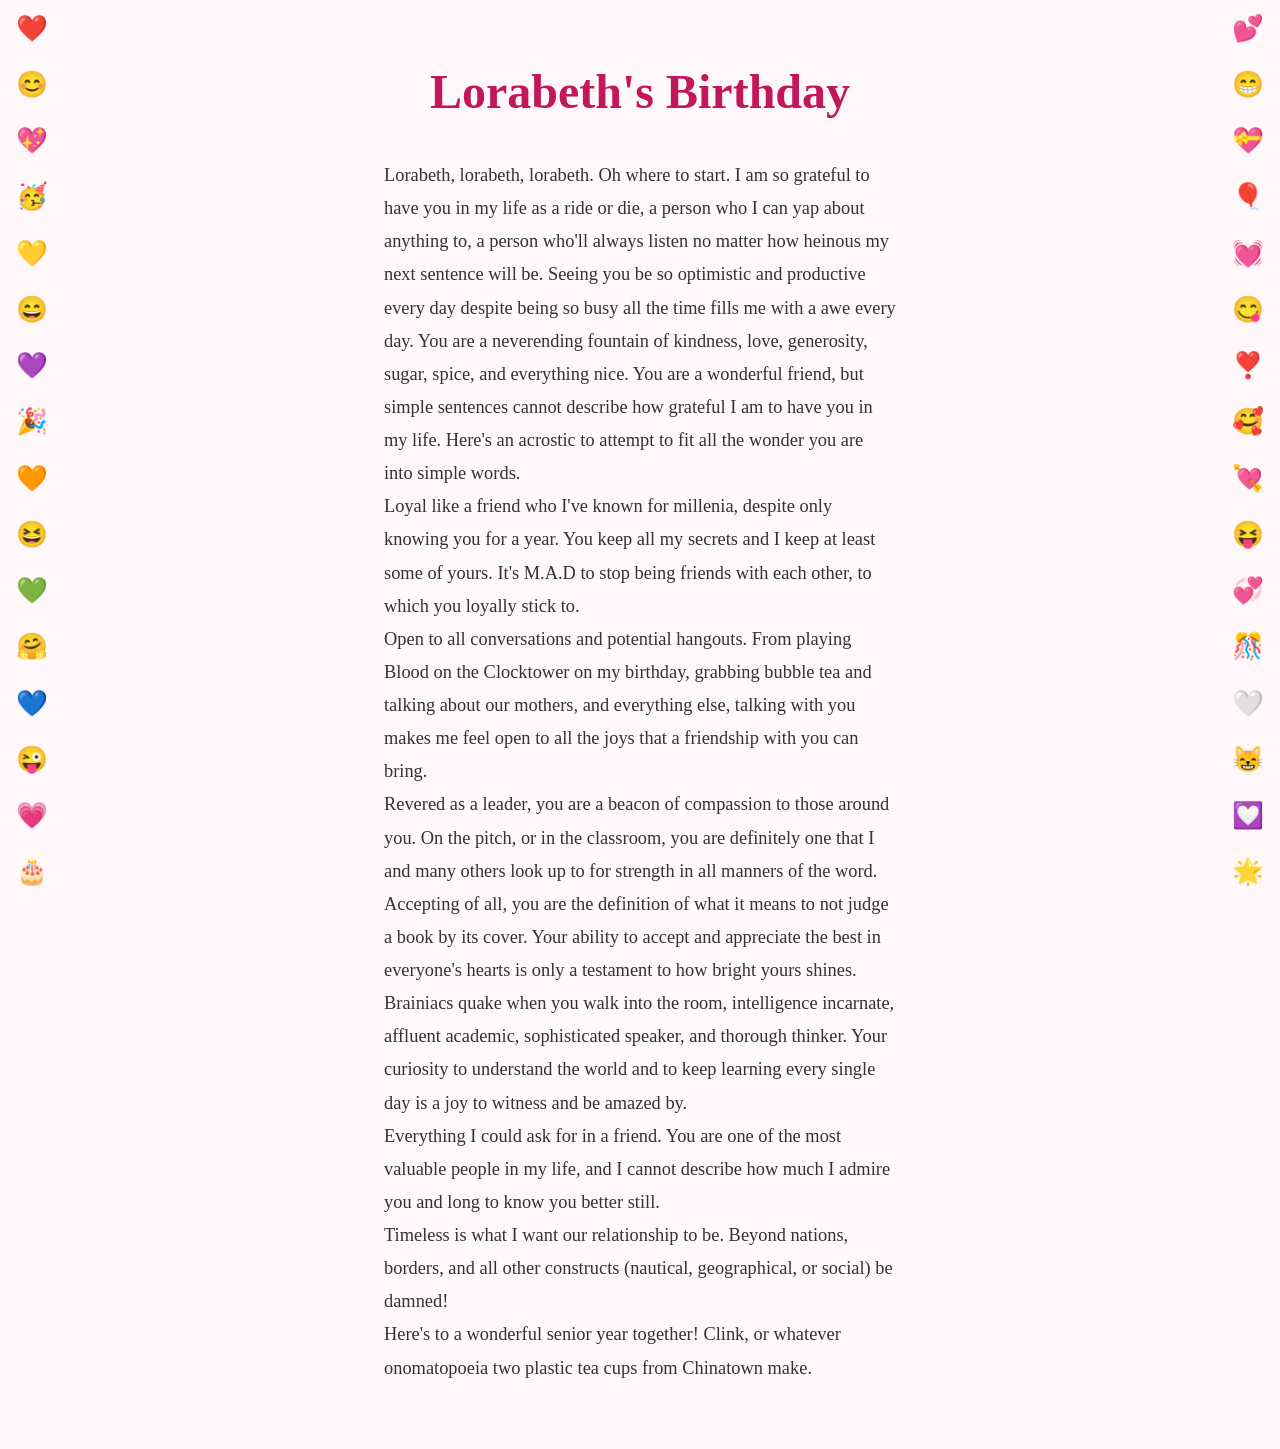
<file: lorabeth.html>
<!DOCTYPE html>
<html lang="en">
<head>
    <meta charset="UTF-8">
    <meta name="viewport" content="width=device-width, initial-scale=1.0">
    <meta name="robots" content="noindex, nofollow">
    <title>Lorabeth</title>
    <style>
        * {
            margin: 0;
            padding: 0;
            box-sizing: border-box;
        }

        body {
            font-family: Georgia, "Times New Roman", serif;
            background: #fff8fa;
            color: #333;
            min-height: 100vh;
        }

        .emoji-rail {
            position: fixed;
            top: 0;
            bottom: 0;
            width: 3rem;
            display: flex;
            flex-direction: column;
            justify-content: space-around;
            align-items: center;
            font-size: 1.6rem;
            user-select: none;
            pointer-events: none;
        }

        .emoji-rail.left { left: 0.5rem; }
        .emoji-rail.right { right: 0.5rem; }

        main {
            max-width: 42rem;
            margin: 0 auto;
            padding: 4rem 5rem;
        }

        h1 {
            text-align: center;
            font-size: 3rem;
            color: #c2185b;
            margin-bottom: 2.5rem;
        }

        p {
            font-size: 1.15rem;
            line-height: 1.8;
        }

        @media (max-width: 640px) {
            .emoji-rail { font-size: 1.1rem; width: 1.8rem; }
            .emoji-rail.left { left: 0; }
            .emoji-rail.right { right: 0; }
            main { padding: 3rem 2.5rem; }
            h1 { font-size: 2.2rem; }
        }
    </style>
</head>
<body>

<div class="emoji-rail left" aria-hidden="true">
    <span>❤️</span>
    <span>😊</span>
    <span>💖</span>
    <span>🥳</span>
    <span>💛</span>
    <span>😄</span>
    <span>💜</span>
    <span>🎉</span>
    <span>🧡</span>
    <span>😆</span>
    <span>💚</span>
    <span>🤗</span>
    <span>💙</span>
    <span>😜</span>
    <span>💗</span>
    <span>🎂</span>
</div>

<div class="emoji-rail right" aria-hidden="true">
    <span>💕</span>
    <span>😁</span>
    <span>💝</span>
    <span>🎈</span>
    <span>💓</span>
    <span>😋</span>
    <span>❣️</span>
    <span>🥰</span>
    <span>💘</span>
    <span>😝</span>
    <span>💞</span>
    <span>🎊</span>
    <span>🤍</span>
    <span>😸</span>
    <span>💟</span>
    <span>🌟</span>
</div>

<main>
    <h1>Lorabeth's Birthday</h1>
    <p>
        Lorabeth, lorabeth, lorabeth. Oh where to start. I am so grateful to have you in my life as a ride or die, a person who I can yap about anything to, a person who'll always listen no matter how heinous my next sentence will be. 
        Seeing you be so optimistic and productive every day despite being so busy all the time fills me with a awe every day. You are a neverending fountain of kindness, love, generosity, sugar, spice, and everything nice. You are a wonderful friend,
        but simple sentences cannot describe how grateful I am to have you in my life. Here's an acrostic to attempt to fit all the wonder you are into simple words.
    </p>
    <p>
        Loyal like a friend who I've known for millenia, despite only knowing you for a year. You keep all my secrets and I keep at least some of yours. It's M.A.D to stop being friends with each other, to which you loyally stick to.
    </p>
    <p>
        Open to all conversations and potential hangouts. From playing Blood on the Clocktower on my birthday, grabbing bubble tea and talking about our mothers, and everything else, 
        talking with you makes me feel open to all the joys that a friendship with you can bring.
    </p>
    <p>
        Revered as a leader, you are a beacon of compassion to those around you. On the pitch, or in the classroom, you are definitely one that I and many others look up to for strength in all manners of the word.  
    </p>
    <p>
        Accepting of all, you are the definition of what it means to not judge a book by its cover. Your ability to accept and appreciate the best in everyone's hearts is only a testament to how bright yours shines.
    </p>
    <p>
        Brainiacs quake when you walk into the room, intelligence incarnate, affluent academic, sophisticated speaker, and thorough thinker. Your curiosity to understand the world and to keep learning every single day is a joy to witness and be amazed by. 
    </p>
    <p>
        Everything I could ask for in a friend. You are one of the most valuable people in my life, and I cannot describe how much I admire you and long to know you better still.
    </p>
    <p>
        Timeless is what I want our relationship to be. Beyond nations, borders, and all other constructs (nautical, geographical, or social) be damned!
    </p>
    <p>
        Here's to a wonderful senior year together! Clink, or whatever onomatopoeia two plastic tea cups from Chinatown make. 
    </p>
</main> 

</body>
</html>
</file>
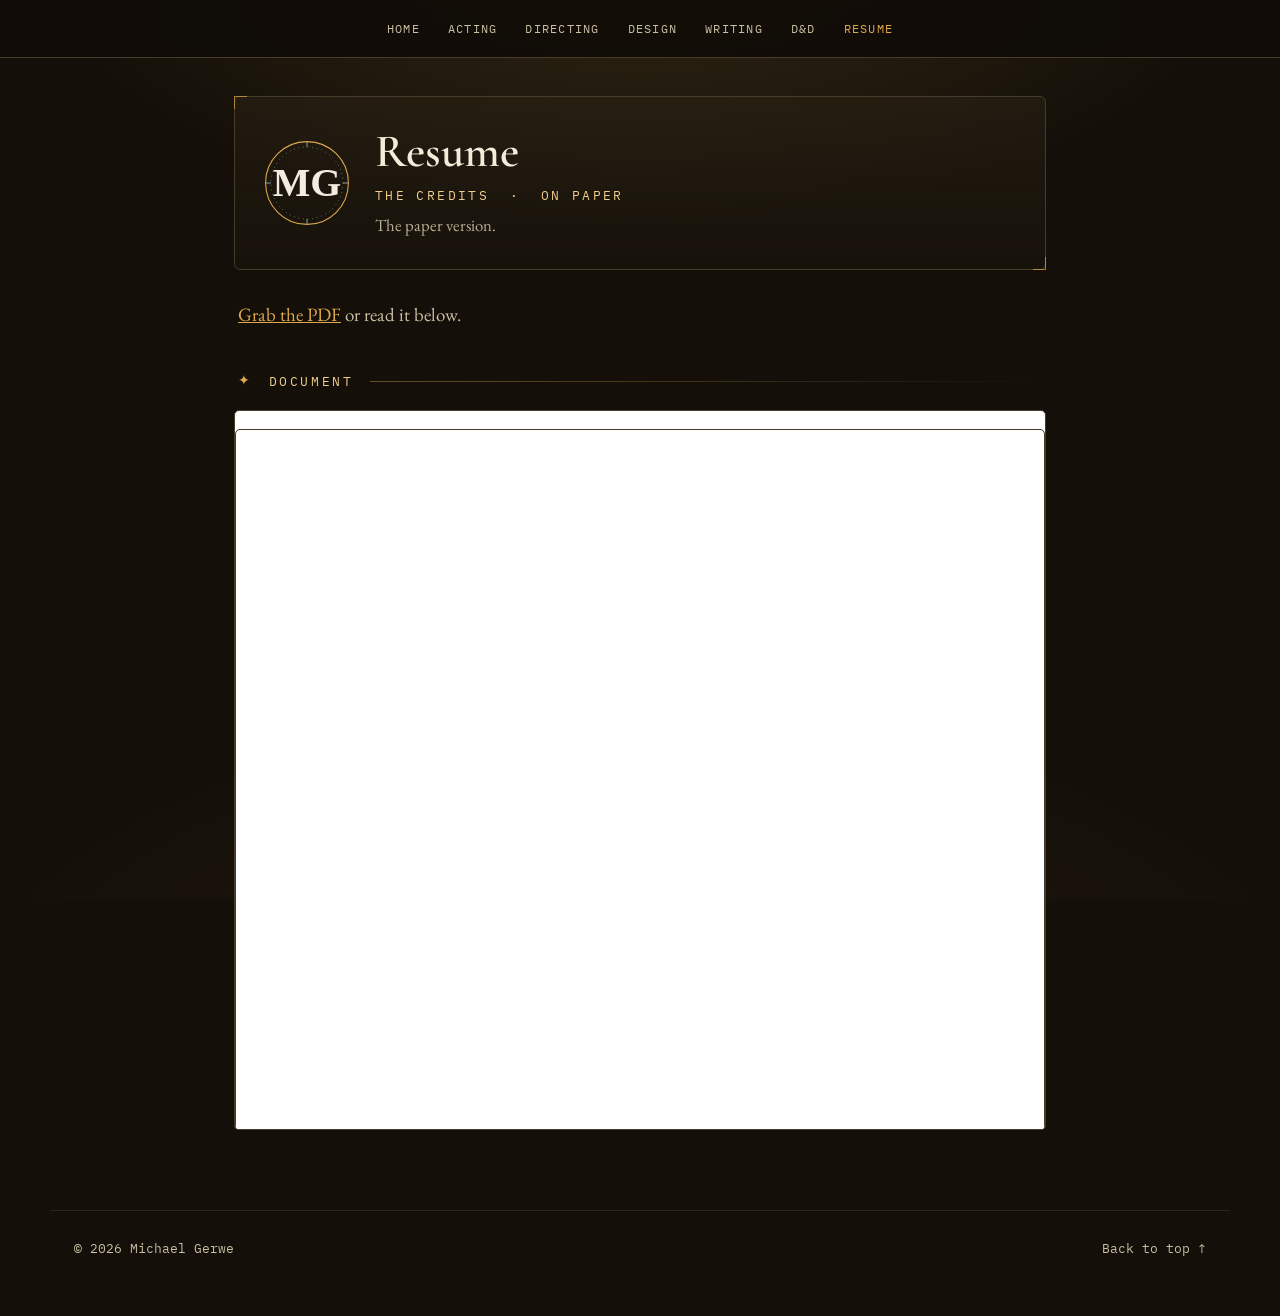
<file: resume.html>
<!DOCTYPE html>
<html lang="en">
<head>
    <meta charset="UTF-8">
    <meta name="viewport" content="width=device-width, initial-scale=1.0">
    <link rel="icon" type="image/svg+xml" href="assets/monogram.svg">
    <title>Resume Michael Gerwe</title>
    <meta name="description" content="The full résumé of Michael Gerwe — performance credits, training, and special skills.">
    <meta property="og:type" content="website">
    <meta property="og:title" content="Résumé — Michael Gerwe">
    <meta property="og:description" content="Performance credits, training, and special skills.">
    <meta property="og:image" content="assets/HEADSHOT.jpg">
    <meta name="twitter:card" content="summary_large_image">
    <link rel="preconnect" href="https://fonts.googleapis.com">
    <link rel="preconnect" href="https://fonts.gstatic.com" crossorigin>
    <link href="https://fonts.googleapis.com/css2?family=Cormorant+Garamond:wght@500;600;700&family=EB+Garamond:ital,wght@0,400;0,500;1,400&family=IBM+Plex+Mono:wght@400;500&display=swap" rel="stylesheet">
    <link rel="stylesheet" href="style.css?v=27">
    <script src="transitions.js?v=24" defer></script>
</head>
<body>
    <div class="container">

        <header class="titleblock">
            <img class="monogram" src="assets/monogram.svg" alt="MG monogram">
            <div class="fields">
                <h1 class="project">Resume</h1>
                <div class="role">The Credits &nbsp;·&nbsp; On Paper</div>
                <div class="sheet">The paper version.</div>
            </div>
        </header>

        <p class="lead">
            <a href="MY RESUME.pdf" download>Grab the PDF</a> or read it below.
        </p>

        <div class="section-label">Document</div>

        <object data="MY RESUME.pdf#toolbar=0&navpanes=0&scrollbar=0" type="application/pdf" class="resume-embed">
            <iframe src="https://docs.google.com/gview?url=https://michaelg27.github.io/michael-gerwe-rocks/MY_RESUME.pdf&embedded=true"
                    class="resume-embed" frameborder="0"></iframe>
        </object>

    </div>

    <footer class="site-footer">
        <span>&copy; 2026 Michael Gerwe</span>
        <a href="#top">Back to top &uarr;</a>
    </footer>

    <div class="toolbar">
        <a href="index.html">Home</a>
        <a href="index.html#work">Acting</a>
        <a href="index.html#work">Directing</a>
        <a href="index.html#work">Design</a>
        <a href="index.html#work">Writing</a>
        <a href="index.html#work">D&amp;D</a>
        <a href="resume.html" class="active">Resume</a>
    </div>
</body>
</html>
</file>
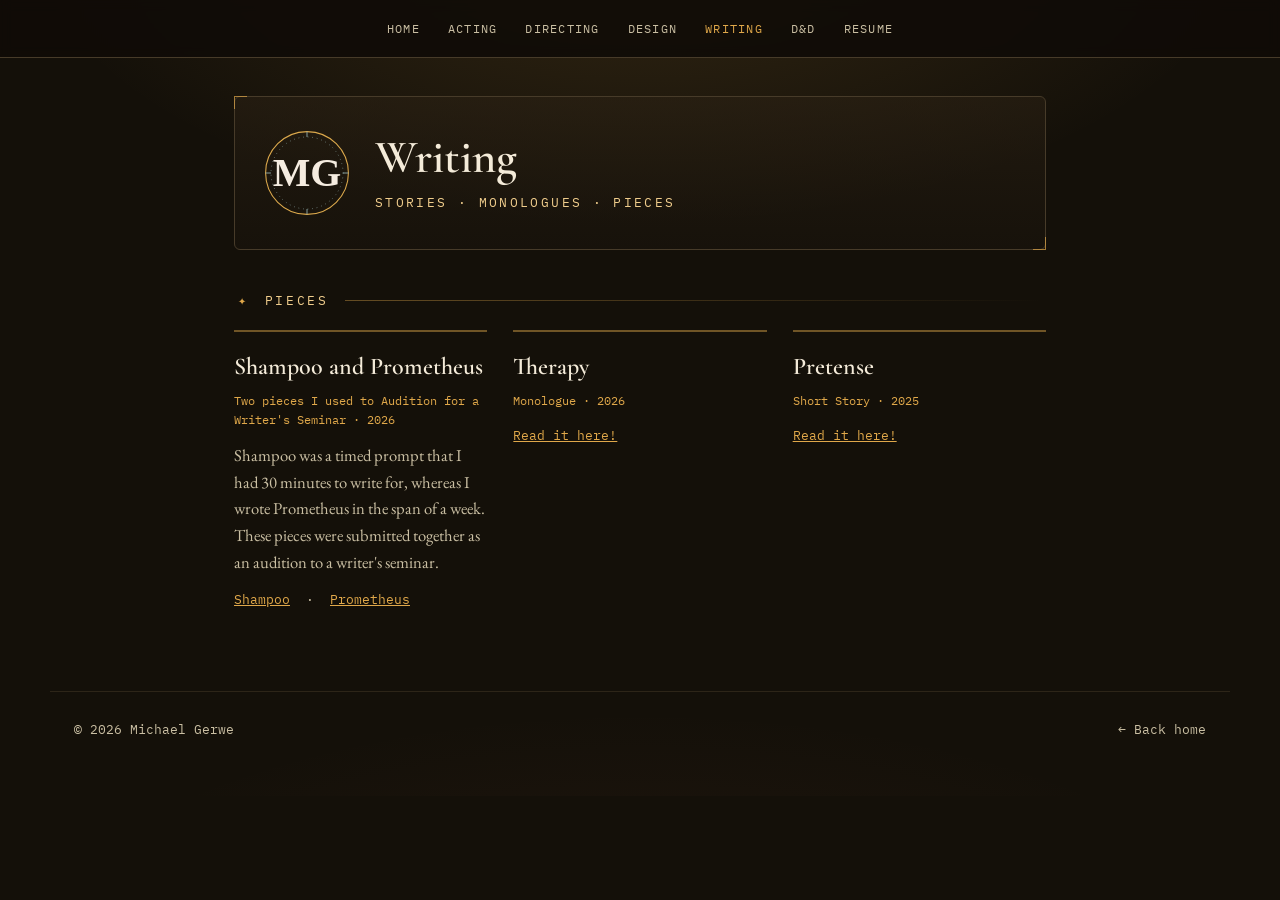
<file: writing.html>
<!DOCTYPE html>
<html lang="en">
<head>
    <meta charset="UTF-8">
    <meta name="viewport" content="width=device-width, initial-scale=1.0">
    <link rel="icon" type="image/svg+xml" href="assets/monogram.svg">
    <title>Writing Michael Gerwe</title>
    <meta name="description" content="Short stories, monologues, and pieces written by Michael Gerwe.">
    <meta property="og:type" content="website">
    <meta property="og:title" content="Writing — Michael Gerwe">
    <meta property="og:description" content="Short stories, monologues, and pieces by Michael Gerwe.">
    <meta property="og:image" content="assets/HEADSHOT.jpg">
    <meta name="twitter:card" content="summary_large_image">
    <link rel="preconnect" href="https://fonts.googleapis.com">
    <link rel="preconnect" href="https://fonts.gstatic.com" crossorigin>
    <link href="https://fonts.googleapis.com/css2?family=Cormorant+Garamond:wght@500;600;700&family=EB+Garamond:ital,wght@0,400;0,500;1,400&family=IBM+Plex+Mono:wght@400;500&display=swap" rel="stylesheet">
    <link rel="stylesheet" href="style.css?v=27">
    <script src="transitions.js?v=24" defer></script>
</head>
<body>
    <div class="container">

        <header class="titleblock">
            <img class="monogram" src="assets/monogram.svg" alt="MG monogram">
            <div class="fields">
                <h1 class="project">Writing</h1>
                <div class="role">Stories · Monologues · Pieces</div>
            </div>
        </header>

        <div class="section-label">Pieces</div>

        <div class="writing-list">

            <article class="writing-item">
                <h3>Shampoo and Prometheus</h3>
                <div class="wi-tag">Two pieces I used to Audition for a Writer's Seminar · 2026</div>
                <p>Shampoo was a timed prompt that I had 30 minutes to write for, whereas I wrote Prometheus in the span of a week.
                    These pieces were submitted together as an audition to a writer's seminar.</p>
                <p class="wi-links">
                    <a href="https://docs.google.com/document/d/1K0Ud_JrJSCFm1hPld2wiZHCA3earjYjoYoUXCaGdF2w/edit?usp=sharing">Shampoo</a>
                    &nbsp;·&nbsp;
                    <a href="https://docs.google.com/document/d/1reOZ1nDQwBr6uli2q7QPoTLBXkCXVHr5laD0KLdkYVA/edit?usp=sharing">Prometheus</a>
                </p>
            </article>

            <article class="writing-item">
                <h3>Therapy</h3>
                <div class="wi-tag">Monologue · 2026</div>
                <p class="wi-links"><a href="https://docs.google.com/document/d/1jR11KAwxjX65muRdqJnfzFxrjvvIKKQzK7ntc4s9Yek/edit?usp=sharing">Read it here!</a></p>
            </article>

            <article class="writing-item">
                <h3>Pretense</h3>
                <div class="wi-tag">Short Story · 2025</div>
                <p class="wi-links"><a href="https://docs.google.com/document/d/1tcpJBDP_DLkzPFdPnT0V7-PHFUrUFL9fRiXPLA_fh1g/edit?usp=sharing">Read it here!</a></p>
            </article>

        </div>

    </div>

    <footer class="site-footer">
        <span>&copy; 2026 Michael Gerwe</span>
        <a href="index.html">&larr; Back home</a>
    </footer>

    <div class="toolbar">
        <a href="index.html">Home</a>
        <a href="index.html#work">Acting</a>
        <a href="index.html#work">Directing</a>
        <a href="index.html#work">Design</a>
        <a href="writing.html" class="active">Writing</a>
        <a href="index.html#work">D&amp;D</a>
        <a href="resume.html">Resume</a>
    </div>
</body>
</html>
</file>
<file: style.css>
/* ============================================================
   Michael Gerwe — "Theatre House" cinematic theme
   Marquee hero + filterable lobby wall.
   Edit the palette below to recolor the whole site.
   ============================================================ */

:root {
    --ink:        #141009;   /* warm near-black — house lights down */
    --ink2:       #1b150d;   /* deep recessed surface */
    --panel:      #211a10;   /* card surface */
    --panel2:     #2b2114;   /* card hover */
    --line:       #473b29;   /* warm border */
    --line-soft:  #5d4f38;   /* brighter warm line */
    --paper:      #f4ebd9;   /* warm cream (primary text) */
    --paper-dim:  #cabfa3;   /* dimmed cream */
    --gold:       #e0a84a;   /* marquee gold accent */
    --gold-soft:  #f0cd8c;   /* lighter gold */
    --oxblood:    #c0654f;   /* secondary warm accent */
    --spot:       rgba(224,168,74,0.16); /* spotlight wash */

    --display: "Cormorant Garamond", Georgia, "Times New Roman", serif; /* names, titles, headings */
    --body:    "EB Garamond", Georgia, serif;                           /* body copy */
    --mono:    "IBM Plex Mono", ui-monospace, "Courier New", monospace;  /* labels, tags, chips */
}

* { box-sizing: border-box; }

html {
    background-color: var(--ink);
    scroll-behavior: smooth;
    interpolate-size: allow-keywords;
}

/* ── Page cross-fade ── */
@media (prefers-reduced-motion: no-preference) {
    body { animation: page-in 0.45s ease both; }
    body.is-leaving { animation: page-out 0.28s ease both; }
}
@keyframes page-in  { from { opacity: 0; } to { opacity: 1; } }
@keyframes page-out { from { opacity: 1; } to { opacity: 0; } }

body {
    margin: 0;
    padding: 0;
    font-family: var(--body);
    font-size: 1.18rem;
    line-height: 1.6;
    color: var(--paper);
    background-color: var(--ink);
    /* warm spotlight from above, faint ember glow below — no busy grid */
    background-image:
        radial-gradient(80% 55% at 50% -8%, var(--spot), transparent 60%),
        radial-gradient(90% 60% at 50% 115%, rgba(192,101,79,0.10), transparent 60%);
    background-attachment: fixed;
}

/* The old blueprint side-doodles are retired in this theme. */
.side-flourishes { display: none !important; }

/* ── Page wrapper ── */
.container {
    max-width: 860px;
    margin: 0 auto;
    padding: 96px 24px 80px;
}
.container.home { max-width: 1180px; padding-top: 0; }

/* ============================================================
   MARQUEE HERO (homepage)
   ============================================================ */
.marquee {
    position: relative;
    min-height: 100vh;
    display: flex;
    flex-direction: column;
    align-items: center;
    justify-content: center;
    text-align: center;
    padding: 104px 24px 36px;
    overflow: hidden;
}
/* the spotlight beam, widening as it falls */
.marquee::before {
    content: "";
    position: absolute;
    top: -6%;
    left: 50%;
    width: 70vw;
    height: 86%;
    transform: translateX(-50%);
    background: linear-gradient(to bottom, rgba(224,168,74,0.20), rgba(224,168,74,0.04) 55%, transparent 78%);
    clip-path: polygon(46% 0, 54% 0, 82% 100%, 18% 100%);
    pointer-events: none;
    z-index: 0;
}
.marquee > * { position: relative; z-index: 1; }

.marquee-head { width: 100%; max-width: 1180px; margin: 0 auto; }
.marquee-title {
    display: flex;
    align-items: center;
    justify-content: center;
    gap: 24px;
    flex-wrap: wrap;
}
.marquee-headshot {
    flex: none;
    width: 104px;
    height: 104px;
    border-radius: 50%;
    object-fit: cover;
    object-position: center 22%;
    border: 2px solid var(--gold);
    box-shadow: 0 0 0 6px rgba(224,168,74,0.06), 0 10px 30px rgba(0,0,0,0.5);
}

.marquee-inner {
    width: 100%;
    max-width: 1180px;
    margin: 34px auto 0;
    display: grid;
    grid-template-columns: minmax(0, 1.25fr) minmax(0, 0.92fr);
    gap: 36px;
    align-items: center;
    text-align: left;
}
.marquee-clip {
    width: 100%;
    height: auto;
    display: block;
    aspect-ratio: 2 / 1;
    background: #000;
    border: 2px solid var(--gold);
    border-radius: 8px;
    box-shadow: 0 0 0 8px rgba(224,168,74,0.05), 0 18px 50px rgba(0,0,0,0.6);
    object-fit: cover;
}
.marquee-media { width: 100%; }
.clip-caption {
    font-family: var(--body);
    font-size: 1rem;
    color: var(--paper-dim);
    text-align: center;
    margin: 14px 0 0;
}
.marquee h1 {
    font-family: var(--display);
    font-weight: 600;
    font-size: clamp(3.2rem, 9vw, 6.2rem);
    line-height: 0.98;
    letter-spacing: 0.01em;
    margin: 0;
    color: var(--paper);
    text-shadow: 0 2px 30px rgba(0,0,0,0.4);
}
.marquee .role {
    font-family: var(--mono);
    font-size: 0.86rem;
    text-transform: uppercase;
    letter-spacing: 0.34em;
    color: var(--gold-soft);
    margin-top: 18px;
    padding-left: 0.34em;
}
.marquee .contact {
    margin-top: 22px;
    font-family: var(--mono);
    font-size: 0.85rem;
    display: flex;
    flex-wrap: wrap;
    gap: 8px 18px;
    justify-content: center;
}

/* ── Scroll cue ── */
.scroll-cue {
    display: inline-flex;
    justify-content: center;
    margin: 40px auto 0;
    color: var(--gold);
    opacity: 0.75;
    transition: opacity 0.2s, transform 0.2s;
}
.scroll-cue:hover { opacity: 1; }
.scroll-cue svg { width: 28px; height: 28px; }
@media (prefers-reduced-motion: no-preference) {
    .scroll-cue svg { animation: cue-bounce 1.8s ease-in-out infinite; }
}
@keyframes cue-bounce {
    0%, 100% { transform: translateY(0); }
    50%      { transform: translateY(6px); }
}

/* ── Drafting "title block" header (interior pages) ── */
.titleblock {
    display: grid;
    grid-template-columns: auto 1fr auto;
    gap: 22px;
    align-items: center;
    border: 1px solid var(--line);
    border-radius: 6px;
    background: linear-gradient(180deg, rgba(43,33,20,0.55), rgba(27,21,13,0.4));
    padding: 30px 26px;
    position: relative;
}
.titleblock::before,
.titleblock::after {
    content: "";
    position: absolute;
    width: 12px; height: 12px;
    border: 1.5px solid var(--gold);
    opacity: 0.7;
}
.titleblock::before { top: -1px; left: -1px; border-right: none; border-bottom: none; }
.titleblock::after  { bottom: -1px; right: -1px; border-left: none; border-top: none; }

.titleblock img.monogram {
    width: 92px; height: 92px; display: block;
    transition: transform 0.4s cubic-bezier(0.34, 1.56, 0.64, 1);
}
.titleblock img.monogram:hover { transform: scale(1.06); }
.titleblock img.headshot {
    width: 132px; height: 132px; margin: 0 8px;
    object-fit: cover; object-position: center 25%;
    border-radius: 50%;
    border: 2px solid var(--gold);
    box-shadow: 0 4px 18px rgba(0,0,0,0.45);
    justify-self: center; align-self: center;
}
.titleblock .fields { min-width: 0; }
.titleblock .project {
    font-family: var(--display);
    font-weight: 600;
    font-size: 2.9rem;
    line-height: 1.04;
    margin: 0;
    color: var(--paper);
}
.titleblock .role {
    font-family: var(--mono);
    font-size: 0.82rem;
    text-transform: uppercase;
    letter-spacing: 0.18em;
    color: var(--gold-soft);
    margin-top: 10px;
}
.titleblock .sheet {
    font-family: var(--body);
    font-size: 1.05rem;
    color: var(--paper-dim);
    margin-top: 6px;
    opacity: 0.9;
}
.titleblock .contact {
    margin-top: 12px;
    font-family: var(--mono);
    font-size: 0.86rem;
}

.contact-link {
    display: inline-flex;
    align-items: center;
    gap: 6px;
    color: var(--paper-dim);
    text-decoration: none;
    transition: color 0.15s ease;
}
.contact-link:hover { color: var(--gold); }
.contact-icon { width: 16px; height: 16px; flex-shrink: 0; }

/* ── Intro / body copy ── */
.lead {
    font-size: 1.18rem;
    color: var(--paper-dim);
    margin: 30px 4px;
}
.lead .gold { color: var(--gold); font-weight: 600; }

/* ── Flourish divider ── */
.flourish {
    display: block;
    width: 100%;
    max-width: 380px;
    height: auto;
    margin: 34px auto;
    opacity: 0.8;
    transition: opacity 0.4s ease;
}
.flourish:hover { opacity: 1; }

/* ── Section label ── */
.section-label {
    font-family: var(--mono);
    font-size: 0.82rem;
    text-transform: uppercase;
    letter-spacing: 0.2em;
    color: var(--gold-soft);
    margin: 40px 4px 18px;
    display: flex;
    align-items: center;
    gap: 16px;
}
.section-label::before { content: "✦"; color: var(--gold); font-size: 0.85rem; }
.section-label::after {
    content: "";
    flex: 1; height: 1px;
    background: linear-gradient(90deg, rgba(224,168,74,0.4), transparent);
}
.section-label.center { justify-content: center; }
.section-label.center::after { display: none; }

/* ── Shared panel look ── */
.panel {
    position: relative;
    background: linear-gradient(180deg, rgba(43,33,20,0.5), rgba(27,21,13,0.3));
    border: 1px solid var(--line);
    border-radius: 6px;
}
.panel::before,
.panel::after {
    content: "";
    position: absolute;
    width: 9px; height: 9px;
    border-color: var(--gold);
    border-style: solid;
    opacity: 0.35;
}
.panel::before { top: 7px;  left: 7px;  border-width: 1px 0 0 1px; }
.panel::after  { bottom: 7px; right: 7px; border-width: 0 1px 1px 0; }

/* ── Cards fade gently into view as you scroll ── */
.entries details.panel.pop-in,
.lobby .lobby-card.pop-in {
    opacity: 0;
    transition: opacity 0.5s ease, transform 0.3s cubic-bezier(0.34, 1.56, 0.64, 1), border-color 0.2s, box-shadow 0.25s;
}
.entries details.panel.pop-in-visible,
.lobby .lobby-card.pop-in-visible { opacity: 1; }
@media (prefers-reduced-motion: reduce) {
    .panel.pop-in, .lobby-card.pop-in { opacity: 1 !important; transition: none; }
}
.entries details.panel[open].pop-in,
.lobby .lobby-card[open].pop-in { opacity: 1; }

/* ============================================================
   FILTER BAR
   ============================================================ */
.filters {
    display: flex;
    flex-wrap: wrap;
    gap: 10px;
    margin: 6px 4px 26px;
}
.chip {
    font-family: var(--mono);
    font-size: 0.74rem;
    text-transform: uppercase;
    letter-spacing: 0.12em;
    color: var(--paper-dim);
    background: transparent;
    border: 1px solid var(--line-soft);
    border-radius: 999px;
    padding: 8px 16px;
    cursor: pointer;
    transition: color 0.15s, background 0.15s, border-color 0.15s;
}
.chip:hover { color: var(--paper); border-color: var(--gold); }
.chip[aria-pressed="true"] {
    color: var(--ink);
    background: var(--gold);
    border-color: var(--gold);
}
.chip .count { opacity: 0.6; margin-left: 6px; }

/* ============================================================
   LOBBY WALL (filterable card grid)
   ============================================================ */
.lobby {
    display: grid;
    grid-template-columns: repeat(auto-fill, minmax(250px, 1fr));
    gap: 20px;
    align-items: start;
}
.lobby-card {
    --tilt: 0deg;
    position: relative;
    overflow: visible;
    transform: rotate(var(--tilt));
    transition: transform 0.3s cubic-bezier(0.34, 1.56, 0.64, 1), border-color 0.2s, box-shadow 0.25s;
}
/* corkboard tilt — straightens on hover/open */
.lobby-card:nth-child(4n+1) { --tilt: -1.1deg; }
.lobby-card:nth-child(4n+2) { --tilt:  1.2deg; }
.lobby-card:nth-child(4n+3) { --tilt: -0.7deg; }
.lobby-card:nth-child(4n+4) { --tilt:  0.9deg; }
.lobby-card:hover {
    transform: rotate(0deg) translateY(-4px);
    border-color: rgba(224,168,74,0.55);
    box-shadow: 0 14px 30px rgba(0,0,0,0.4);
    z-index: 2;
}
/* gold "pin" instead of the panel crosshairs */
.lobby-card::after { display: none; }
.lobby-card::before {
    content: "";
    top: -6px; left: 50%;
    transform: translateX(-50%);
    width: 11px; height: 11px;
    border: none; border-radius: 50%;
    background: var(--gold);
    box-shadow: 0 0 10px rgba(224,168,74,0.7);
    opacity: 1;
    z-index: 3;
}

.lobby-card > summary {
    list-style: none;
    cursor: pointer;
    display: block;
    padding: 0;
    border-radius: 6px;
    overflow: hidden;
}
.lobby-card > summary::-webkit-details-marker { display: none; }

.lc-thumb {
    position: relative;
    aspect-ratio: 4 / 3;
    background: var(--ink2);
    display: flex;
    align-items: center;
    justify-content: center;
    overflow: hidden;
    border-bottom: 1px solid var(--line);
}
.lc-thumb img {
    width: 100%; height: 100%;
    object-fit: cover;
    display: block;
    transition: transform 0.4s ease;
}
.lobby-card:hover .lc-thumb img { transform: scale(1.05); }
.lc-thumb .glyph {
    width: 46%; height: 46%;
    color: var(--gold);
    opacity: 0.7;
}
.lc-thumb.glyph-only { background: radial-gradient(120% 120% at 50% 0%, rgba(224,168,74,0.10), transparent 70%), var(--ink2); }

.lc-meta { padding: 14px 16px 16px; }
.lc-cat {
    font-family: var(--mono);
    font-size: 0.64rem;
    text-transform: uppercase;
    letter-spacing: 0.18em;
    color: var(--gold);
    display: block;
    margin-bottom: 6px;
}
.lc-title {
    font-family: var(--display);
    font-weight: 600;
    font-size: 1.42rem;
    line-height: 1.12;
    color: var(--paper);
    display: block;
}
.lc-meta .tag {
    font-family: var(--mono);
    font-size: 0.74rem;
    color: var(--paper-dim);
    display: block;
    margin-top: 6px;
}
.lc-open {
    font-family: var(--mono);
    font-size: 0.7rem;
    letter-spacing: 0.1em;
    text-transform: uppercase;
    color: var(--gold-soft);
    margin-top: 12px;
    display: inline-flex;
    align-items: center;
    gap: 6px;
}
.lc-open::after { content: "+"; font-size: 1rem; line-height: 1; }
.lobby-card[open] .lc-open::after { content: "\2212"; }

/* Link-style lobby card (navigates to a collection page instead of expanding) */
.lobby-link { display: block; text-decoration: none; color: inherit; }
.lobby-link .lc-thumb { border-radius: 6px 6px 0 0; }
.lc-go {
    font-family: var(--mono);
    font-size: 0.7rem;
    letter-spacing: 0.1em;
    text-transform: uppercase;
    color: var(--gold-soft);
    margin-top: 12px;
    display: inline-flex;
    align-items: center;
    gap: 6px;
}
.lc-go::after { content: "\2192"; font-size: 0.95rem; }
.lobby-link:hover .lc-go { color: var(--gold); }

/* expanded card takes the full row and becomes a reading panel */
.lobby-card[open] {
    grid-column: 1 / -1;
    transform: rotate(0deg);
    border-color: rgba(224,168,74,0.5);
}
.lobby-card[open] .lc-thumb { display: none; }
.lobby-card[open] > summary { display: flex; align-items: baseline; justify-content: space-between; gap: 16px; padding: 18px 22px; }
.lobby-card[open] > summary .lc-meta { padding: 0; }
.lobby-card[open] .lc-title { font-size: 1.6rem; }

@media (prefers-reduced-motion: no-preference) {
    .lobby-card::details-content {
        height: 0; overflow: clip;
        transition: height 0.32s ease, content-visibility 0.32s ease;
        transition-behavior: allow-discrete;
    }
    .lobby-card[open]::details-content { height: auto; }
}

/* ── Accordion entries (interior section pages) ── */
.entries { display: flex; flex-direction: column; gap: 14px; margin-top: 8px; }
details.panel { overflow: hidden; --tilt: 0deg; transform: rotate(var(--tilt)); transition: transform 0.3s cubic-bezier(0.34,1.56,0.64,1), border-color 0.18s; }
details.panel:nth-of-type(odd)  { --tilt: -0.5deg; }
details.panel:nth-of-type(even) { --tilt:  0.5deg; }
details.panel[open] { border-color: rgba(224,168,74,0.5); transform: rotate(0deg); }

@media (prefers-reduced-motion: no-preference) {
    details.panel::details-content {
        height: 0; overflow: clip;
        transition: height 0.32s ease, content-visibility 0.32s ease;
        transition-behavior: allow-discrete;
    }
    details.panel[open]::details-content { height: auto; }
}

summary {
    padding: 20px 26px;
    cursor: pointer;
    list-style: none;
    display: flex;
    justify-content: space-between;
    align-items: baseline;
    gap: 16px;
    font-family: var(--display);
    font-size: 1.5rem;
    font-weight: 600;
    color: var(--paper);
    user-select: none;
}
.entries summary::-webkit-details-marker { display: none; }
summary .tag {
    font-family: var(--mono);
    font-size: 0.78rem;
    color: var(--gold);
    white-space: nowrap;
}
.entries summary::after {
    content: "+";
    font-family: var(--mono);
    color: var(--gold);
    font-size: 1.3rem;
    line-height: 1;
    transition: transform 0.2s;
}
.entries details[open] > summary::after { content: "\2212"; }
.entries summary:hover { background: rgba(224,168,74,0.07); }

.entry-body {
    padding: 6px 26px 26px;
    color: var(--paper-dim);
    border-top: 1px dashed var(--line-soft);
    margin: 0 16px;
    font-size: 1.08rem;
}
.entry-body p { margin-top: 16px; }
.entry-body img,
.entry-body video {
    max-width: 100%; height: auto;
    border-radius: 5px; margin: 14px 0;
    border: 1px solid var(--line);
    display: block;
}
.entry-body a { color: var(--gold); }

/* ── Writing collection page (writing.html) ── */
.writing-list {
    display: grid;
    grid-template-columns: repeat(auto-fit, minmax(250px, 1fr));
    gap: 26px;
    margin-top: 10px;
}
.writing-item {
    border-top: 2px solid rgba(224,168,74,0.45);
    padding-top: 16px;
}
.writing-item h3 {
    font-family: var(--display);
    font-weight: 600;
    font-size: 1.5rem;
    color: var(--paper);
    margin: 0 0 6px;
}
.writing-item .wi-tag {
    font-family: var(--mono);
    font-size: 0.74rem;
    color: var(--gold);
    margin-bottom: 12px;
}
.writing-item p { color: var(--paper-dim); margin: 10px 0 0; font-size: 1.04rem; }
.writing-item .wi-links { margin-top: 14px; font-family: var(--mono); font-size: 0.84rem; }
.writing-item .wi-links a { color: var(--gold); }

/* ── Links ── */
a { color: var(--gold); }
a:hover { color: var(--oxblood); }

/* ── Résumé card (in the hero, beside the clip) ── */
.resume-card { padding: 24px 26px 22px; align-self: stretch; }
.resume-card .section-label { margin-top: 0; }
.resume-card .rc-name {
    font-family: var(--display);
    font-weight: 600;
    font-size: 1.7rem;
    color: var(--paper);
    margin: 2px 0 2px;
}
.resume-card .rc-stats {
    font-family: var(--mono);
    font-size: 0.8rem;
    color: var(--gold-soft);
    letter-spacing: 0.02em;
    margin-bottom: 16px;
}
.rc-group { margin-bottom: 14px; }
.rc-group h4 {
    font-family: var(--mono);
    font-size: 0.72rem;
    text-transform: uppercase;
    letter-spacing: 0.16em;
    color: var(--gold-soft);
    margin: 0 0 8px;
}
.rc-credit {
    display: flex;
    justify-content: space-between;
    align-items: baseline;
    gap: 12px;
    font-size: 1rem;
    padding: 5px 0;
    border-bottom: 1px dashed rgba(93,79,56,0.5);
}
.rc-credit:last-child { border-bottom: none; }
.rc-credit .role { color: var(--paper-dim); font-size: 0.86rem; white-space: nowrap; }
.rc-training { display: flex; flex-wrap: wrap; gap: 8px; margin-bottom: 22px; }
.rc-training span {
    font-family: var(--mono);
    font-size: 0.74rem;
    color: var(--paper);
    border: 1px solid var(--line-soft);
    border-radius: 999px;
    padding: 4px 12px;
}
.rc-actions { display: flex; flex-wrap: wrap; gap: 10px; }
.btn {
    font-family: var(--mono);
    font-size: 0.74rem;
    letter-spacing: 0.12em;
    text-transform: uppercase;
    text-decoration: none;
    padding: 12px 18px;
    border-radius: 4px;
    transition: background 0.15s, color 0.15s, border-color 0.15s;
}
.btn-primary { background: var(--gold); color: var(--ink); border: 1px solid var(--gold); }
.btn-primary:hover { background: var(--oxblood); border-color: var(--oxblood); color: var(--paper); }
.btn-ghost { color: var(--gold); border: 1px solid rgba(224,168,74,0.5); }
.btn-ghost:hover { background: rgba(224,168,74,0.12); color: var(--gold); }

@media (max-width: 860px) {
    .marquee-inner { grid-template-columns: 1fr; gap: 26px; }
    .marquee-clip { max-width: 560px; margin: 0 auto; }
}

/* ── Top toolbar ── */
.toolbar {
    position: fixed;
    top: 0; left: 0;
    width: 100%;
    background: rgba(16,12,7,0.9);
    backdrop-filter: blur(6px);
    border-bottom: 1px solid var(--line);
    padding: 12px 0;
    text-align: center;
    z-index: 10;
}
.toolbar a {
    font-family: var(--mono);
    font-size: 0.78rem;
    text-transform: uppercase;
    letter-spacing: 0.1em;
    color: var(--paper-dim);
    text-decoration: none;
    padding: 6px 11px;
    margin: 0 1px;
    border-radius: 3px;
    white-space: nowrap;
    transition: color 0.15s, background 0.15s;
    display: inline-block;
}
.toolbar a:hover { color: var(--paper); background: rgba(224,168,74,0.14); }
.toolbar a.active { color: var(--gold); }

/* ── ARG margin note ── */
.margin-note {
    position: relative;
    font-family: var(--body);
    font-size: 1rem;
    color: var(--paper-dim);
    opacity: 0.55;
    margin: 40px 4px 0;
    padding-left: 16px;
    border-left: 2px solid rgba(224,168,74,0.4);
    transition: opacity 0.3s;
}
.margin-note:hover { opacity: 0.9; }
.margin-note .lot { font-family: var(--mono); font-size: 0.86rem; letter-spacing: 0.04em; color: var(--gold); }

/* ── Resume embed ── */
.resume-embed {
    width: 100%;
    height: 80vh;
    border: 1.2px solid var(--line);
    border-radius: 5px;
    display: block;
    margin-top: 18px;
    background: #fff;
}

/* ── Secret page lockbox ── */
.lockbox { max-width: 460px; margin: 30px auto; text-align: center; padding: 34px 28px; }
.lockbox input[type="text"] {
    font-family: var(--mono);
    font-size: 1rem;
    letter-spacing: 0.12em;
    text-align: center;
    text-transform: uppercase;
    padding: 12px 14px;
    width: 100%;
    background: var(--ink);
    border: 1.2px solid var(--line-soft);
    color: var(--paper);
    border-radius: 4px;
    margin: 16px 0;
}
.lockbox input[type="text"]:focus { outline: none; border-color: var(--gold); }
.lockbox button {
    font-family: var(--mono);
    font-size: 0.74rem;
    letter-spacing: 0.18em;
    text-transform: uppercase;
    padding: 12px 26px;
    background: var(--gold);
    color: var(--ink);
    border: none;
    border-radius: 4px;
    cursor: pointer;
}
.lockbox button:hover { background: var(--oxblood); color: var(--paper); }
.lockbox .hint { font-family: var(--mono); font-size: 0.72rem; color: var(--line-soft); margin-top: 18px; }
.lockbox .err  { color: var(--oxblood); font-family: var(--mono); font-size: 0.78rem; min-height: 1.2em; }

/* ── Footer ── */
.site-footer {
    max-width: 1180px;
    margin: 0 auto;
    padding: 28px 24px 56px;
    display: flex;
    justify-content: space-between;
    align-items: center;
    gap: 16px;
    border-top: 1px solid rgba(71,59,41,0.5);
    font-family: var(--mono);
    font-size: 0.8rem;
    color: var(--paper-dim);
}
.site-footer a { color: var(--paper-dim); text-decoration: none; transition: color 0.15s; }
.site-footer a:hover { color: var(--gold); }

/* ── Keyboard focus ── */
a:focus-visible,
button:focus-visible,
summary:focus-visible,
.chip:focus-visible,
.btn:focus-visible,
.toolbar a:focus-visible {
    outline: 2px solid var(--gold);
    outline-offset: 3px;
    border-radius: 4px;
}

/* ── Mobile ── */
@media (max-width: 620px) {
    body { font-size: 1.1rem; }
    .marquee h1 { font-size: clamp(2.6rem, 12vw, 3.6rem); }
    .marquee-title { gap: 16px; }
    .marquee-headshot { width: 78px; height: 78px; }
    .titleblock { grid-template-columns: 1fr; text-align: center; justify-items: center; }
    .titleblock .project { font-size: 2.2rem; }
    .lobby { grid-template-columns: 1fr; }
    .site-footer { flex-direction: column; gap: 8px; text-align: center; }
}
</file>
